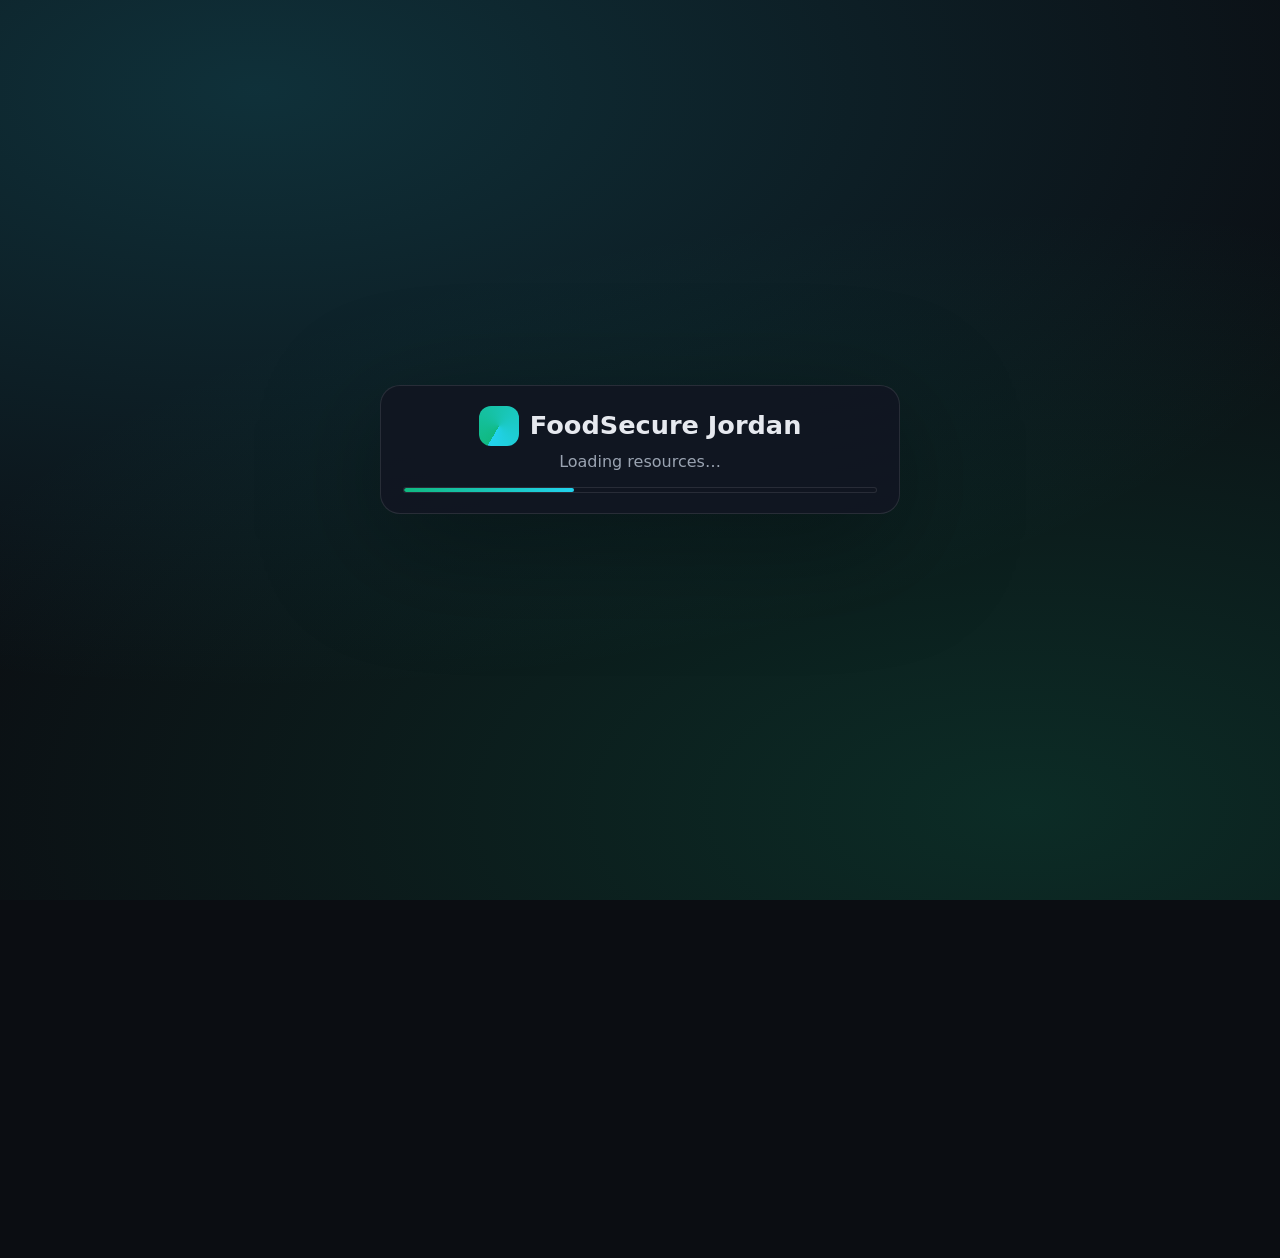
<file: index.html>
<!DOCTYPE html>
<html lang="en">
<head>
  <meta charset="utf-8" />
  <meta name="viewport" content="width=device-width, initial-scale=1" />
  <title>Food Security in Jordan — Home</title>
  <link rel="stylesheet" href="assets/style.css" />
  <script>document.documentElement.classList.add('splashing');</script>
</head>
<body>
  <div id="splash" role="dialog" aria-label="Loading FoodSecure Jordan">
    <div class="splash-box">
      <div class="splash-logo"><span class="gem"></span><h1>FoodSecure Jordan</h1></div>
      <div class="splash-sub">Loading resources…</div>
      <div class="splash-bar"><span></span></div>
    </div>
  </div>

  <div class="progress-wrap"><div id="progressBar"></div></div>

  <header>
    <nav class="nav">
      <div class="brand"><span class="gem"></span><span>FoodSecure Jordan</span></div>
      <button class="menu-toggle" data-menu-toggle aria-label="Toggle menu">☰</button>
      <div class="links">
        <a href="index.html">Home</a>
        <a href="agriculture.html">Agriculture</a>
        <a href="irrigation.html">Irrigation</a>
        <a href="crops.html">Crops</a>
        <a href="plants.html">Plants</a>
        <a href="vertical.html">Vertical Farming</a>
        <a href="diseases.html">Plant Diseases</a>
         <a href="suggestions.html">Suggestions</a>
        <button class="theme-toggle" data-theme-toggle aria-label="Toggle theme">🌓</button>
      </div>
    </nav>
  </header>

  <main>
    <section class="hero" data-animate>
      <div>
        <h1>Food Security in Jordan</h1>
       <p data-animate>Explore agriculture, irrigation, crops, plants, vertical farming, and plant health </p>
      </div>
      
      <img src="assets/images/food-security-logo-=.png" alt="Food security in Jordan" class="hero-img" data-animate />
    </section>

    <div class="cards">
      <div class="card" data-animate>
        <h2>Agriculture</h2>
        <p>Statistics on types of agriculture used in Jordan.</p>
        <a href="agriculture.html" class="btn">Open</a>
      </div>
      <div class="card" data-animate>
        <h2>Irrigation</h2>
        <p>Systems and water sources in Jordan.</p>
        <a href="irrigation.html" class="btn">Open</a>
      </div>
      <div class="card" data-animate>
        <h2>Crops</h2>
        <p>Search and filter available & rare crops.</p>
        <a href="crops.html" class="btn">Open</a>
      </div>
      <div class="card" data-animate>
        <h2>Plants</h2>
        <p>Native, iconic, and conservation notes.</p>
        <a href="plants.html" class="btn">Open</a>
      </div>
      <div class="card" data-animate>
        <h2>Vertical Farming</h2>
        <p>Benefits and challenges in Jordan.</p>
        <a href="vertical.html" class="btn">Open</a>
      </div>
      <div class="card" data-animate>
        <h2>Plant Diseases</h2>
        <p>Key pressures and management basics.</p>
        <a href="diseases.html" class="btn">Open</a>
      </div>
    </div>
  </main>

  <footer>© 2025 FoodSecure Jordan</footer>
  <script src="assets/script.js"></script>
</body>
</html>
</file>
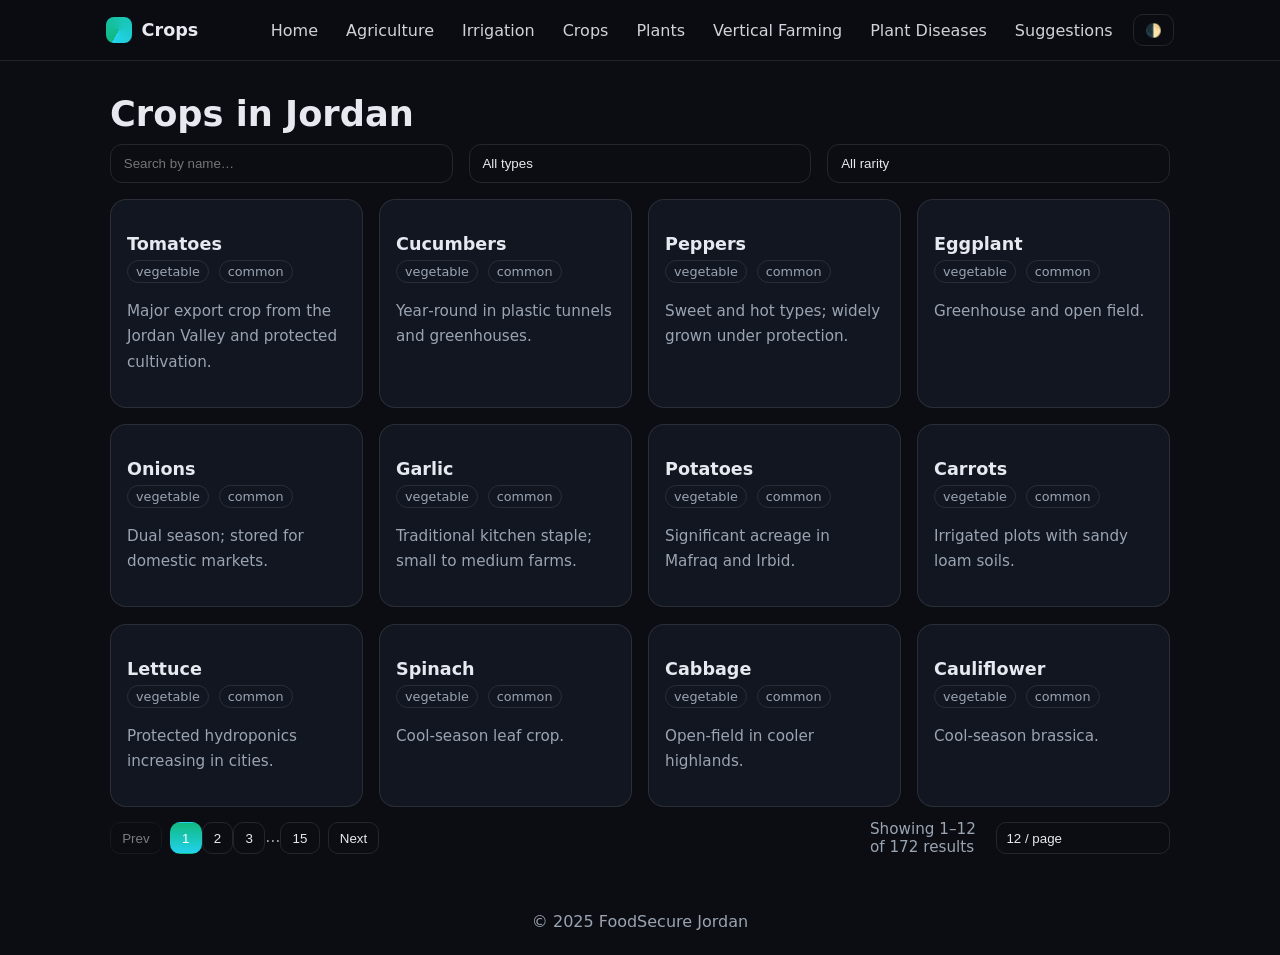
<file: crops.html>
<!DOCTYPE html>
<html lang="en">
<head>
  <meta charset="utf-8" />
  <meta name="viewport" content="width=device-width, initial-scale=1" />
  <title>Crops — Jordan</title>
  <link rel="stylesheet" href="assets/style.css" />
</head>
<body>
  <div class="progress-wrap"><div id="progressBar"></div></div>
  <header>
    <nav class="nav">
      <div class="brand"><span class="gem"></span> <span>Crops</span></div>
      <button class="menu-toggle" data-menu-toggle aria-label="Toggle menu">☰</button>
      <div class="links">
        <a href="index.html">Home</a>
        <a href="agriculture.html">Agriculture</a>
        <a href="irrigation.html">Irrigation</a>
        <a href="crops.html">Crops</a>
        <a href="plants.html">Plants</a>
        <a href="vertical.html">Vertical Farming</a>
        <a href="diseases.html">Plant Diseases</a>
         <a href="suggestions.html">Suggestions</a>
        <button class="theme-toggle" data-theme-toggle aria-label="Toggle theme">🌓</button>
      </div>
    </nav>
  </header>
  <main>
    <section>
      <h2 data-animate>Crops in Jordan</h2>
      <div id="cropsFilter"></div>
    </section>
  </main>
  <footer>© 2025 FoodSecure Jordan</footer>
  <script src="assets/script.js"></script>
  <script>
    buildCardUI({containerId:'cropsFilter',dataPromise:loadData(),datasetKey:'crops'});
  </script>
</body>
</html>
</file>
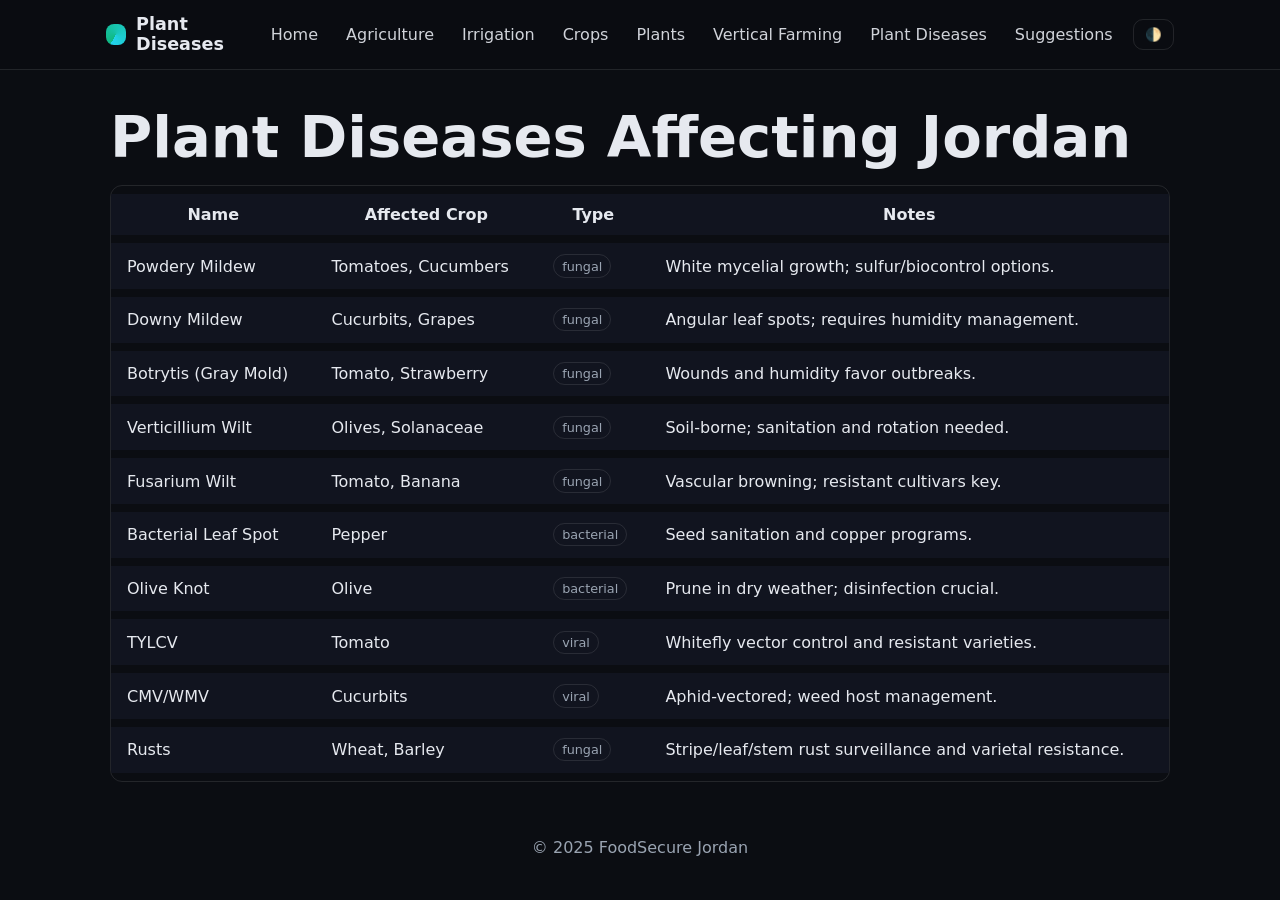
<file: diseases.html>
<!DOCTYPE html>
<html lang="en">
<head>
  <meta charset="utf-8" />
  <meta name="viewport" content="width=device-width, initial-scale=1" />
  <title>Plant Diseases — Jordan</title>
  <link rel="stylesheet" href="assets/style.css" />
</head>
<body>
  <div class="progress-wrap"><div id="progressBar"></div></div>

  <header>
    <nav class="nav">
      <div class="brand"><span class="gem"></span> <span>Plant Diseases</span></div>
      <button class="menu-toggle" data-menu-toggle aria-label="Toggle menu">☰</button>
      <div class="links">
        <a href="index.html">Home</a>
        <a href="agriculture.html">Agriculture</a>
        <a href="irrigation.html">Irrigation</a>
        <a href="crops.html">Crops</a>
        <a href="plants.html">Plants</a>
        <a href="vertical.html">Vertical Farming</a>
        <a href="diseases.html">Plant Diseases</a>
         <a href="suggestions.html">Suggestions</a>
        <button class="theme-toggle" data-theme-toggle aria-label="Toggle theme">🌓</button>
      </div>
    </nav>
  </header>

  <main>
    <h1 data-animate>Plant Diseases Affecting Jordan</h1>
    <div class="table-wrap" data-animate>
      <table class="table" id="diseaseTable">
        <thead><tr><th>Name</th><th>Affected Crop</th><th>Type</th><th>Notes</th></tr></thead>
        <tbody></tbody>
      </table>
    </div>
  </main>

  <footer>© 2025 FoodSecure Jordan</footer>

  <script src="assets/script.js"></script>
  <script>
    loadData().then(data=>{
      const tbody = document.querySelector('#diseaseTable tbody');
      tbody.innerHTML = data.plantDiseases.map(d=>`
        <tr>
          <td>${d.name}</td>
          <td>${d.crop}</td>
          <td><span class="badge">${d.type}</span></td>
          <td>${d.notes}</td>
        </tr>
      `).join('');
    });
  </script>
</body>
</html>
</file>
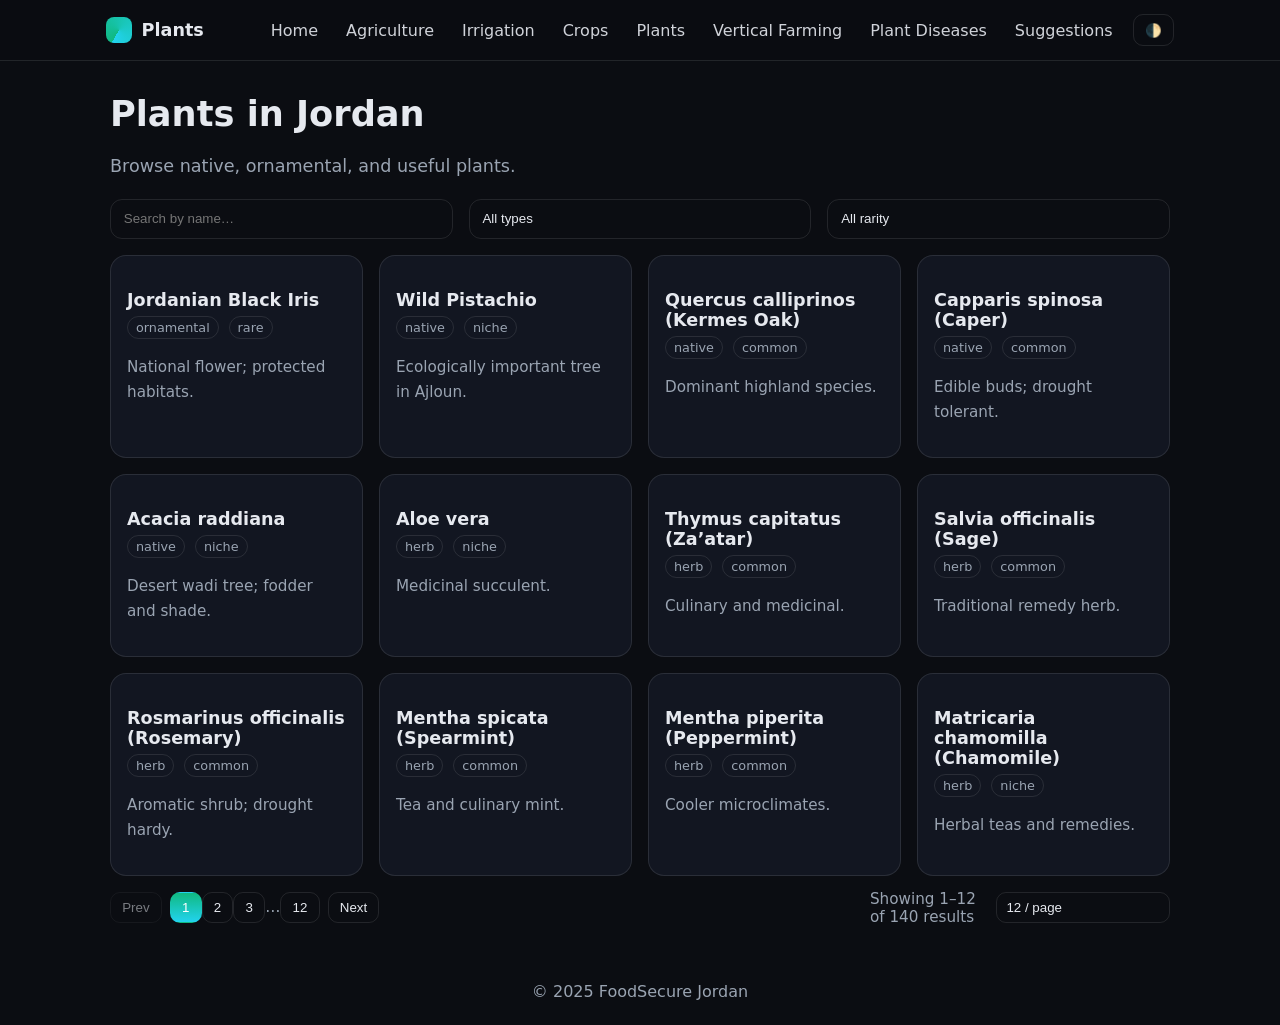
<file: plants.html>
<!DOCTYPE html>
<html lang="en">
<head>
  <meta charset="utf-8" />
  <meta name="viewport" content="width=device-width, initial-scale=1" />
  <title>Plants — Jordan</title>
  <link rel="stylesheet" href="assets/style.css" />
</head>
<body>
  <div class="progress-wrap"><div id="progressBar"></div></div>
  <header>
    <nav class="nav">
      <div class="brand"><span class="gem"></span> <span>Plants</span></div>
      <button class="menu-toggle" data-menu-toggle aria-label="Toggle menu">☰</button>
      <div class="links">
        <a href="index.html">Home</a>
        <a href="agriculture.html">Agriculture</a>
        <a href="irrigation.html">Irrigation</a>
        <a href="crops.html">Crops</a>
        <a href="plants.html">Plants</a>
        <a href="vertical.html">Vertical Farming</a>
        <a href="diseases.html">Plant Diseases</a>
         <a href="suggestions.html">Suggestions</a>
        <button class="theme-toggle" data-theme-toggle aria-label="Toggle theme">🌓</button>
      </div>
    </nav>
  </header>
  <main>
    <section data-animate>
      <h2>Plants in Jordan</h2>
      <p class="muted">Browse native, ornamental, and useful plants.</p>
      <div id="plantsFilter"></div>
    </section>
  </main>
  <footer>© 2025 FoodSecure Jordan</footer>
  <script src="assets/script.js"></script>
  <script>
    buildCardUI({containerId:'plantsFilter',dataPromise:loadData(),datasetKey:'plants'});
  </script>
</body>
</html>
</file>
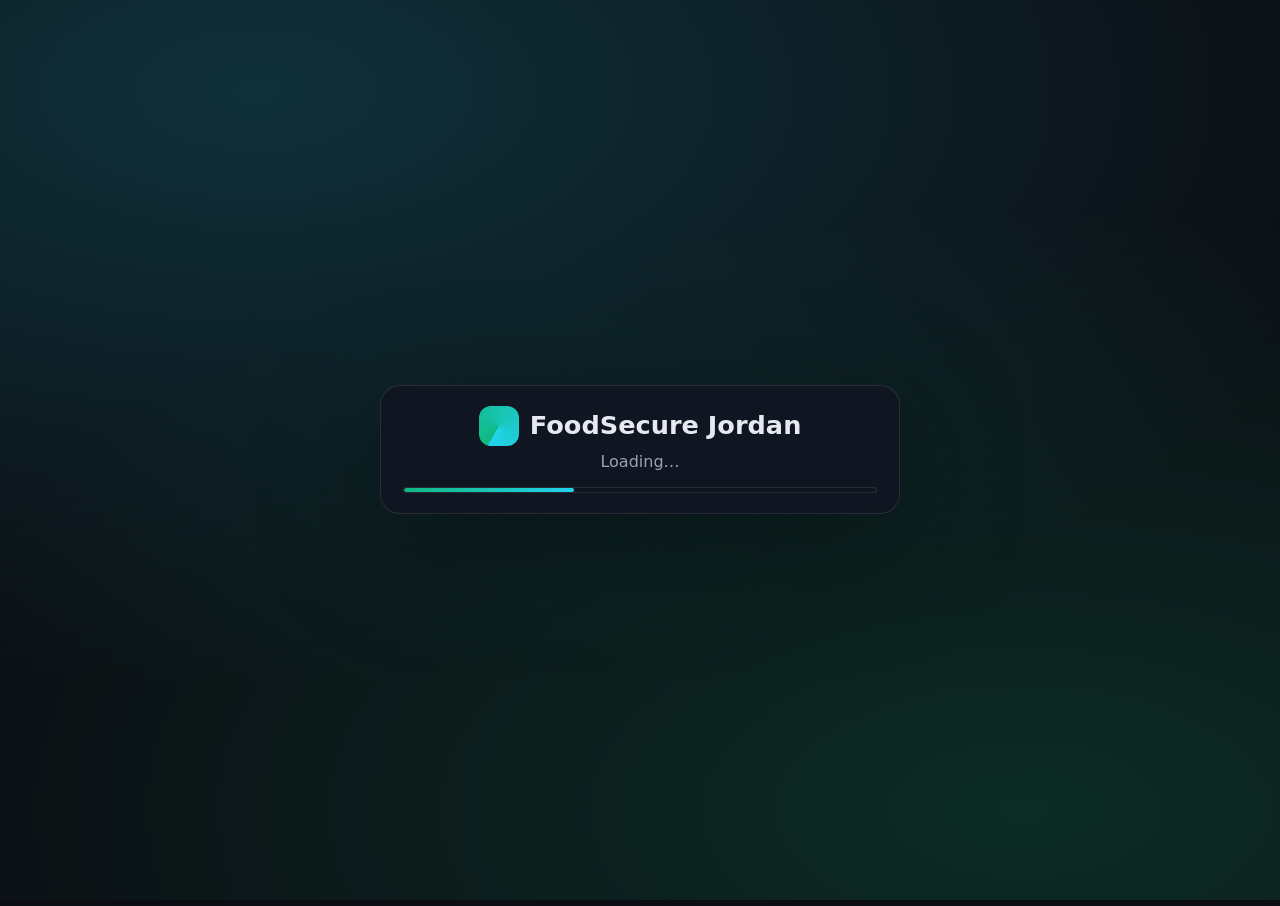
<file: suggestions.html>
<!DOCTYPE html>
<html lang="en">
<head>
  <meta charset="utf-8" />
  <meta name="viewport" content="width=device-width, initial-scale=1" />
  <title>Suggestions — FoodSecure Jordan</title>
  <link rel="stylesheet" href="assets/style.css" />
  <script>document.documentElement.classList.add('splashing');</script>
</head>
<body>
  <div id="splash"><div class="splash-box"><div class="splash-logo"><span class="gem"></span><h1>FoodSecure Jordan</h1></div><div class="splash-sub">Loading…</div><div class="splash-bar"><span></span></div></div></div>
  <div class="progress-wrap"><div id="progressBar"></div></div>

  <header>
    <nav class="nav">
      <div class="brand"><span class="gem"></span><span>Suggestions</span></div>
      <button class="menu-toggle" data-menu-toggle aria-label="Toggle menu">☰</button>
      <div class="links">
        <a href="index.html">Home</a>
        <a href="agriculture.html">Agriculture</a>
        <a href="irrigation.html">Irrigation</a>
        <a href="crops.html">Crops</a>
        <a href="plants.html">Plants</a>
        <a href="vertical.html">Vertical Farming</a>
        <a href="diseases.html">Plant Diseases</a>
        <a href="suggestions.html">Suggestions</a>
        <button class="theme-toggle" data-theme-toggle aria-label="Toggle theme">🌓</button>
      </div>
    </nav>
  </header>

  <main>
    <section data-animate>
      <h2>Submit a suggestion</h2>
      <p class="muted">Share ideas, notes, or feedback to improve food security content.</p>

      <form id="suggestForm" class="form-card">
        <div class="grid-2">
          <label>
            <span>Name (optional)</span>
            <input class="input" name="name" placeholder="Your name">
          </label>
          <label>
            <span>Email (optional)</span>
            <input class="input" type="email" name="email" placeholder="you@example.com">
          </label>
        </div>

        <label>
          <span>Topic</span>
          <select class="input" name="topic" required>
            <option value="">Choose a topic</option>
            <option value="agriculture">Agriculture</option>
            <option value="irrigation">Irrigation</option>
            <option value="crops">Crops</option>
            <option value="plants">Plants</option>
            <option value="vertical">Vertical Farming</option>
            <option value="diseases">Plant Diseases</option>
            <option value="general">General</option>
          </select>
        </label>

        <label>
          <span>Suggestion / Note</span>
          <textarea class="input" name="message" rows="6" placeholder="Write your idea…" required></textarea>
        </label>

        <label class="agree">
          <input type="checkbox" name="consent" required>
          <span>I agree to store my suggestion locally in this browser.</span>
        </label>

        <div class="actions">
          <button class="btn" type="submit">Submit</button>
          <button class="btn alt" type="button" id="exportSuggestions">Export JSON</button>
          <button class="btn alt" type="button" id="clearSuggestions">Clear Local</button>
        </div>
      </form>
    </section>

    <section data-animate>
      <h2>Recent suggestions</h2>
      <div id="suggestList" class="table-wrap">
        <table class="table">
          <thead><tr><th>Date</th><th>Topic</th><th>Message</th><th>Name</th></tr></thead>
          <tbody></tbody>
        </table>
      </div>
    </section>
  </main>

  <footer>© 2025 FoodSecure Jordan</footer>
  <script src="assets/script.js"></script>
  <script>
    initSuggestions();
  </script>
</body>
</html>
</file>
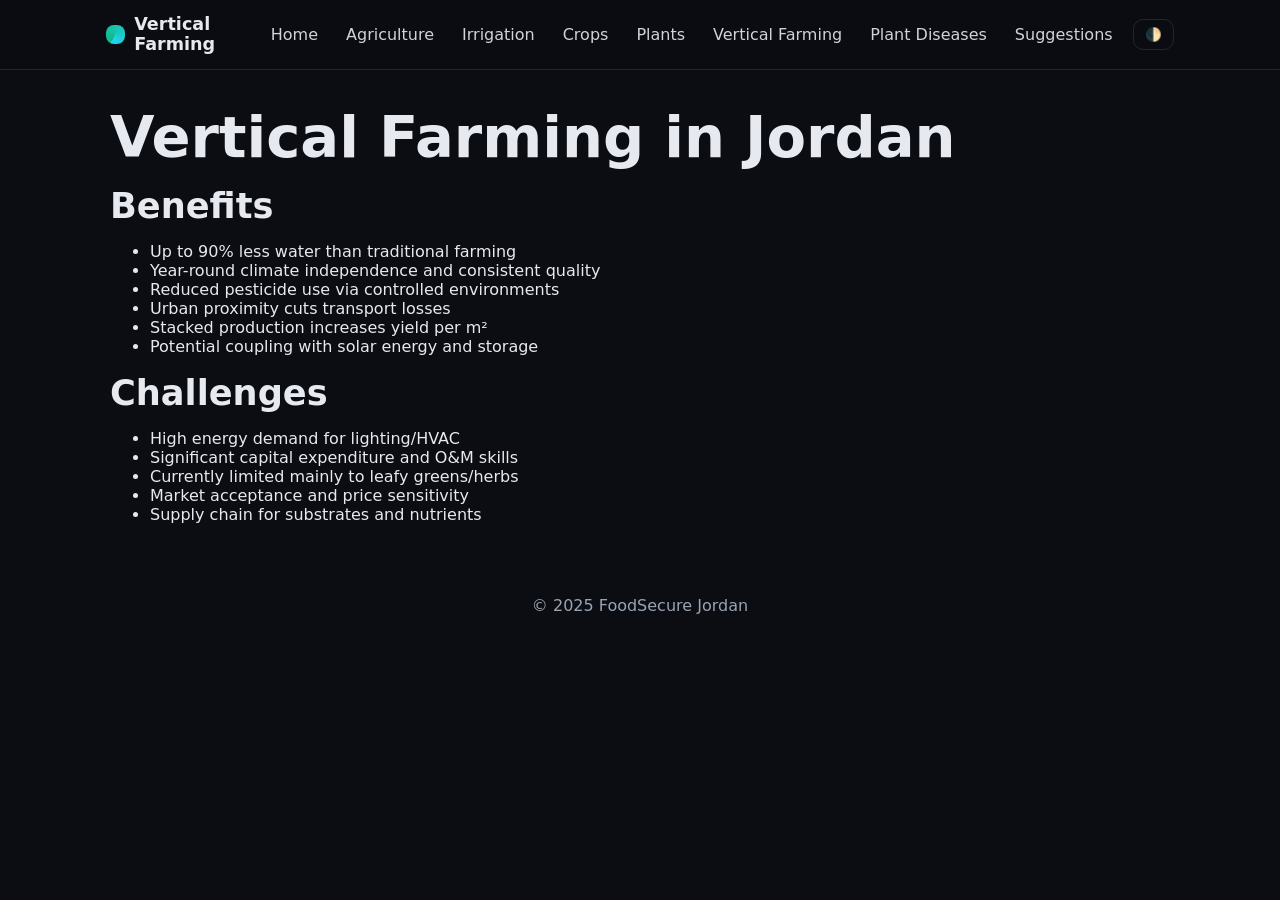
<file: vertical.html>
<!DOCTYPE html>
<html lang="en">
<head>
  <meta charset="utf-8" />
  <meta name="viewport" content="width=device-width, initial-scale=1" />
  <title>Vertical Farming — Jordan</title>
  <link rel="stylesheet" href="assets/style.css" />
</head>
<body>
  <div class="progress-wrap"><div id="progressBar"></div></div>

  <header>
    <nav class="nav">
      <div class="brand"><span class="gem"></span> <span>Vertical Farming</span></div>
      <button class="menu-toggle" data-menu-toggle aria-label="Toggle menu">☰</button>
      <div class="links">
        <a href="index.html">Home</a>
        <a href="agriculture.html">Agriculture</a>
        <a href="irrigation.html">Irrigation</a>
        <a href="crops.html">Crops</a>
        <a href="plants.html">Plants</a>
        <a href="vertical.html">Vertical Farming</a>
        <a href="diseases.html">Plant Diseases</a>
         <a href="suggestions.html">Suggestions</a>
        <button class="theme-toggle" data-theme-toggle aria-label="Toggle theme">🌓</button>
      </div>
    </nav>
  </header>

  <main>
    <h1 data-animate>Vertical Farming in Jordan</h1>
    <h2 data-animate>Benefits</h2>
    <ul class="list" id="vf-benefits"></ul>
    <h2 data-animate>Challenges</h2>
    <ul class="list" id="vf-challenges"></ul>
  </main>

  <footer>© 2025 FoodSecure Jordan</footer>

  <script src="assets/script.js"></script>
  <script>
    loadData().then(data=>{
      document.getElementById('vf-benefits').innerHTML =
        data.verticalFarming.benefits.map(b=>`<li>${b}</li>`).join('');
      document.getElementById('vf-challenges').innerHTML =
        data.verticalFarming.challenges.map(c=>`<li>${c}</li>`).join('');
    });
  </script>
</body>
</html>
</file>
<file: assets/style.css>
:root {
  --bg: #0b0d12;
  --ink: #e6e9ef;
  --muted: #9aa4b2;
  --card: #121621;
  --line: rgba(255, 255, 255, 0.1);
  --accent: #10b981;
  --accent2: #22d3ee;
  --container: 1100px;
  --radius: 18px;
  --gap: 1rem;
}

:root[data-theme="light"] {
  --bg: #f7fafc;
  --ink: #0b0d12;
  --muted: #4a5568;
  --card: #ffffff;
  --line: rgba(0, 0, 0, 0.1);
}

* { box-sizing: border-box }
html, body { margin: 0; height: 100% }
body {
  font-family: ui-sans-serif, system-ui, -apple-system, Segoe UI, Roboto, Arial;
  background: var(--bg);
  color: var(--ink);
}

.progress-wrap { position: fixed; top: 0; left: 0; right: 0; height: 3px; background: transparent; z-index: 60 }
#progressBar { height: 100%; width: 0; background: linear-gradient(90deg, var(--accent), var(--accent2)) }

header { position: sticky; top: 0; z-index: 50; backdrop-filter: blur(8px); border-bottom: 1px solid var(--line);
  background: color-mix(in oklab, var(--bg), transparent 10%) }
.nav {
  max-width: var(--container);
  margin: 0 auto;
  display: grid;
  grid-template-columns: 1fr auto;
  gap: .75rem;
  align-items: center;
  padding: .9rem 1rem;
}
.brand { display: inline-flex; gap: .6rem; align-items: center; font-weight: 700; font-size: clamp(1rem, 2.2vw, 1.1rem) }
.gem { width: 26px; aspect-ratio: 1; border-radius: 8px; background: conic-gradient(from 210deg, var(--accent), var(--accent2)) }

.links { display: flex; align-items: center; gap: .75rem; }
.links a { color: var(--ink); text-decoration: none; opacity: .9; padding: .35rem .5rem; border-radius: 8px }
.links a:hover { opacity: 1; background: color-mix(in oklab, var(--card), transparent 70%) }
.theme-toggle, .menu-toggle {
  border: 1px solid var(--line); background: transparent; color: var(--ink);
  padding: .45rem .7rem; border-radius: 10px; cursor: pointer;
}

.menu-toggle { display: none; }
@media (max-width: 900px) {
  .nav { grid-template-columns: auto auto; }
  .menu-toggle { display: inline-flex; }
  .links {
    position: fixed; inset: 56px 0 auto 0;
    display: none; flex-direction: column; align-items: flex-start; gap: .25rem;
    padding: .75rem 1rem 1rem;
    background: color-mix(in oklab, var(--bg), transparent 0%);
    border-bottom: 1px solid var(--line);
  }
  .links.open { display: flex; }
}

main { max-width: var(--container); margin: 0 auto; padding: 2rem 1.25rem }
.hero {
  display: grid; grid-template-columns: 1.2fr 1fr; gap: 2.2rem; align-items: center; min-height: 60svh
}
.hero-img {
  width: 100%; max-width: 520px; border-radius: 22px; 
   object-fit: cover
}

h1 { font-size: clamp(1.8rem, 4.5vw, 3.6rem); margin: .3rem 0 1rem; line-height: 1.08 }
h2 { font-size: clamp(1.3rem, 3vw, 2.2rem); margin: 0 0 .6rem }
p { color: var(--muted); line-height: 1.7; font-size: clamp(1rem, 1.6vw, 1.1rem) }

.cards { display: grid; grid-template-columns: repeat(3, 1fr); gap: var(--gap); margin-top: 1.25rem }
.card {
  background: linear-gradient(180deg,
    color-mix(in oklab, var(--card), transparent 20%),
    color-mix(in oklab, var(--card), transparent 5%));
  border: 1px solid var(--line); border-radius: var(--radius); padding: 1.2rem;
}
.cards .card{
  display: flex;
  flex-direction: column;
  min-height: 220px;        
}

.cards .card .btn{
  margin-top: auto;        
  align-self: flex-start;   
}
.btn { display: inline-block; margin-top: .6rem; padding: .8rem 1rem; border-radius: 12px; text-decoration: none;
  color: white; background: linear-gradient(180deg, var(--accent), var(--accent2)); }

.input, select { width: 100%; padding: .7rem .8rem; border-radius: 12px; border: 1px solid var(--line); background: transparent; color: var(--ink) }
.table-wrap { overflow-x: auto; border-radius: 12px; border: 1px solid var(--line); }
.table { width: 100%; border-collapse: separate; border-spacing: 0 8px; margin: 0 }
.table tr { background: color-mix(in oklab, var(--card), transparent 15%); border: 1px solid var(--line) }
.table td, .table th { padding: .7rem 1rem; white-space: nowrap; }
select, option {
  background: var(--card);
  color: var(--ink);
}
select {
  background: var(--card);
  color: var(--ink);
  border: 1px solid var(--line);
  border-radius: 8px;
  padding: .7rem .8rem;
  appearance: none; 
}

option {
  background: var(--card);
  color: var(--ink);
}


.chart-box { width: 100%; aspect-ratio: 16 / 9; min-height: 260px; }
.chart-box canvas { width: 100% !important; height: 100% !important; }

.grid-2 { display: grid; grid-template-columns: 1fr 1fr; gap: var(--gap) }
.grid-3 { display: grid; grid-template-columns: repeat(3, 1fr); gap: var(--gap) }
.badge { display: inline-block; padding: .2rem .5rem; border: 1px solid var(--line); border-radius: 999px; font-size: .8rem; color: var(--muted) }
hr.sep { border: none; border-top: 1px solid var(--line); margin: 1.4rem 0 }
footer { padding: 1.5rem; text-align: center; color: var(--muted) }

[data-animate] { opacity: 0; transform: translateY(16px) }
.in { opacity: 1 !important; transform: translateY(0) !important; transition: opacity .6s ease, transform .6s ease }
.pager {
  display: flex;
  flex-wrap: wrap;
  gap: .5rem;
  align-items: center;
  justify-content: space-between;
  margin-top: .8rem;
}
.pager-left, .pager-right { display: flex; gap: .5rem; align-items: center; }
.pager .btn-page, .pager .btn-nav {
  border: 1px solid var(--line);
  background: transparent;
  color: var(--ink);
  padding: .45rem .7rem;
  border-radius: 10px;
  cursor: pointer;
}
.pager .btn-page.active {
  background: linear-gradient(180deg, var(--accent), var(--accent2));
  color: white;
  border-color: transparent;
}
.pager .btn-nav[disabled], .pager .btn-page[disabled] {
  opacity: .5;
  cursor: not-allowed;
}
.pager .page-size {
  padding: .45rem .6rem;
  border: 1px solid var(--line);
  background: transparent;
  color: var(--ink);
  border-radius: 10px;
}
.pager .count {
  color: var(--muted);
  font-size: .95rem;
}

@media (max-width: 1100px) {
  main { padding: 1.5rem 1rem }
}
@media (max-width: 980px) {
  .hero { grid-template-columns: 1fr }
  .cards, .grid-2, .grid-3 { grid-template-columns: 1fr }
  .hero-img { max-width: none }
}
@media (max-width: 420px) {
  .btn, .theme-toggle, .menu-toggle { padding: .7rem .9rem; border-radius: 10px }
  .links a { padding: .5rem .6rem }
}

.card-grid {
  display: grid;
  grid-template-columns: repeat(auto-fit, minmax(220px, 1fr));
  gap: 1rem;
  margin-top: 1rem;
}
.crop-card {
  background: var(--card);
  border: 1px solid var(--line);
  border-radius: 16px;
  padding: 1rem;
  transition: transform 0.25s ease, box-shadow 0.25s ease;
  display: flex;
  flex-direction: column;
  justify-content: space-between;
}
.crop-card:hover {
  transform: translateY(-6px);
  box-shadow: 0 6px 16px rgba(0,0,0,0.25);
}
.crop-card h3 {
  font-size: 1.1rem;
  margin-bottom: 0.4rem;
}
.crop-card .tags {
  margin-bottom: 0.6rem;
}
.crop-card .tags .badge {
  margin-right: 0.3rem;
}
.crop-card p {
  color: var(--muted);
  font-size: 0.95rem;
}

@keyframes fadeUp {
  from { opacity: 0; transform: translateY(20px) }
  to   { opacity: 1; transform: translateY(0) }
}
@keyframes floaty {
  0%   { transform: translateY(0) }
  50%  { transform: translateY(-6px) }
  100% { transform: translateY(0) }
}
@keyframes slideDown {
  from { opacity: 0; transform: translateY(-10px) }
  to   { opacity: 1; transform: translateY(0) }
}
@keyframes shine {
  from { background-position: -200% 0 }
  to   { background-position: 200% 0 }
}
@keyframes spin {
  to { transform: rotate(360deg) }
}

[data-animate] { opacity: 0; transform: translateY(16px) }
.in { opacity: 1 !important; transform: none !important; animation: fadeUp .6s ease both }

.gem { animation: spin 8s linear infinite; }

.btn {
  transition: transform .2s ease, box-shadow .25s ease;
  background-image: linear-gradient(90deg, var(--accent), var(--accent2));
  background-size: 200% 100%;
}
.btn:hover {
  transform: translateY(-2px);
  box-shadow: 0 10px 18px rgba(0,0,0,.25);
  animation: shine 1.2s linear;
}

@media (max-width: 900px){
  .links.open { animation: slideDown .25s ease both; }
}

.hero-img {
  will-change: transform;
  transition: transform .6s cubic-bezier(.2,.8,.2,1);
}

.card-grid { perspective: 900px; }
.crop-card {
  transform-style: preserve-3d;
  will-change: transform;
  transition: transform .2s ease, box-shadow .25s ease;
}
.crop-card:hover { box-shadow: 0 14px 28px rgba(0,0,0,.28); }

.cards .card:hover { animation: floaty 3s ease-in-out infinite; }

@media (prefers-reduced-motion: reduce) {
  * { animation: none !important; transition: none !important }
}

@keyframes fadeIn { from { opacity: 0 } to { opacity: 1 } }
@keyframes popIn { from { transform: scale(.96); opacity: 0 } to { transform: scale(1); opacity: 1 } }

.modal-backdrop {
  position: fixed; inset: 0;
  background: rgba(0,0,0,.55);
  display: none; align-items: center; justify-content: center;
  z-index: 100;
}
.modal-backdrop.show { display: flex; animation: fadeIn .18s ease both; }

.modal {
  background: var(--card); color: var(--ink);
  border: 1px solid var(--line); border-radius: 16px;
  max-width: min(680px, 92vw); width: 100%;
  padding: 1rem 1.1rem;
  box-shadow: 0 30px 120px rgba(0,0,0,.4);
  animation: popIn .18s ease both;
}
.modal header {
  display: flex; align-items: center; justify-content: space-between; gap: .6rem;
  margin-bottom: .4rem;
}
.modal h3 { margin: 0; font-size: 1.25rem; }
.modal .close {
  border: 1px solid var(--line); background: transparent; color: var(--ink);
  padding: .4rem .6rem; border-radius: 10px; cursor: pointer;
}
.modal .meta { display: flex; gap: .5rem; flex-wrap: wrap; margin: .35rem 0 .6rem; }
.modal .meta .badge { font-size: .8rem; }
.modal .body { color: var(--muted); line-height: 1.6; }

#splash {
  position: fixed; inset: 0;
  display: grid; place-items: center;
  background:
    radial-gradient(1200px 600px at 20% 10%, color-mix(in oklab, var(--accent2), transparent 82%), transparent),
    radial-gradient(1200px 600px at 80% 90%, color-mix(in oklab, var(--accent), transparent 82%), transparent),
    var(--bg);
  z-index: 9999;
  opacity: 1;
  transition: opacity .7s ease, visibility .7s ease;
}
#splash.hide { opacity: 0; visibility: hidden; }

.splash-box {
  width: min(520px, 86vw);
  background: color-mix(in oklab, var(--card), transparent 6%);
  border: 1px solid var(--line);
  border-radius: 20px;
  padding: 1.25rem 1.4rem;
  box-shadow: 0 30px 120px rgba(0,0,0,.35);
  text-align: center;
  animation: popIn .5s ease both;
}

.splash-logo { 
  display: flex; gap: .7rem; align-items: center; justify-content: center; 
  margin-bottom: .4rem; 
}
.splash-logo .gem { 
  width: 40px; height: 40px; border-radius: 12px; 
  background: conic-gradient(from 210deg, var(--accent), var(--accent2)); 
  animation: spin 18s linear infinite, lazyBob 4s ease-in-out infinite;
}
.splash-logo h1 { margin: 0; font-size: clamp(1.2rem, 3.2vw, 1.6rem); font-weight: 700; }
.splash-sub { color: var(--muted); margin: .3rem 0 1rem; }

.splash-bar {
  height: 6px; width: 100%;
  background: color-mix(in oklab, var(--card), transparent 65%);
  border: 1px solid var(--line);
  border-radius: 999px; overflow: hidden;
}
.splash-bar span {
  display: block; height: 100%; width: 36%;
  background: linear-gradient(90deg, var(--accent), var(--accent2));
  border-radius: 999px;
  animation: loadSlide 2.4s ease-in-out infinite;
}

html.splashing body > :not(#splash) { opacity: 0; transition: opacity .7s ease; }
html:not(.splashing) body > :not(#splash) { opacity: 1; }

@keyframes loadSlide {
  0%   { transform: translateX(-70%) }
  50%  { transform: translateX(20%) }
  100% { transform: translateX(110%) }
}
@keyframes popIn { from { transform: scale(.98); opacity: 0 } to { transform: scale(1); opacity: 1 } }
@keyframes spin { to { transform: rotate(360deg) } }
@keyframes lazyBob { 0%,100% { transform: translateY(0) } 50% { transform: translateY(-4px) } }

@media (prefers-reduced-motion: reduce){
  .splash-logo .gem { animation: none }
  .splash-bar span { animation: none; width: 60% }
}
.form-card{
  background: linear-gradient(180deg, color-mix(in oklab, var(--card), transparent 20%), color-mix(in oklab, var(--card), transparent 5%));
  border: 1px solid var(--line);
  border-radius: var(--radius);
  padding: 1rem;
  display: grid;
  gap: .8rem;
}
.form-card label span{ display:block; margin-bottom:.35rem; color:var(--muted); font-size:.95rem }
.form-card .agree{ display:flex; gap:.5rem; align-items:flex-start }
.form-card .actions{ display:flex; flex-wrap:wrap; gap:.5rem; align-items:center }
.btn.alt{ background: transparent; color: var(--ink); border: 1px solid var(--line) }
</file>
